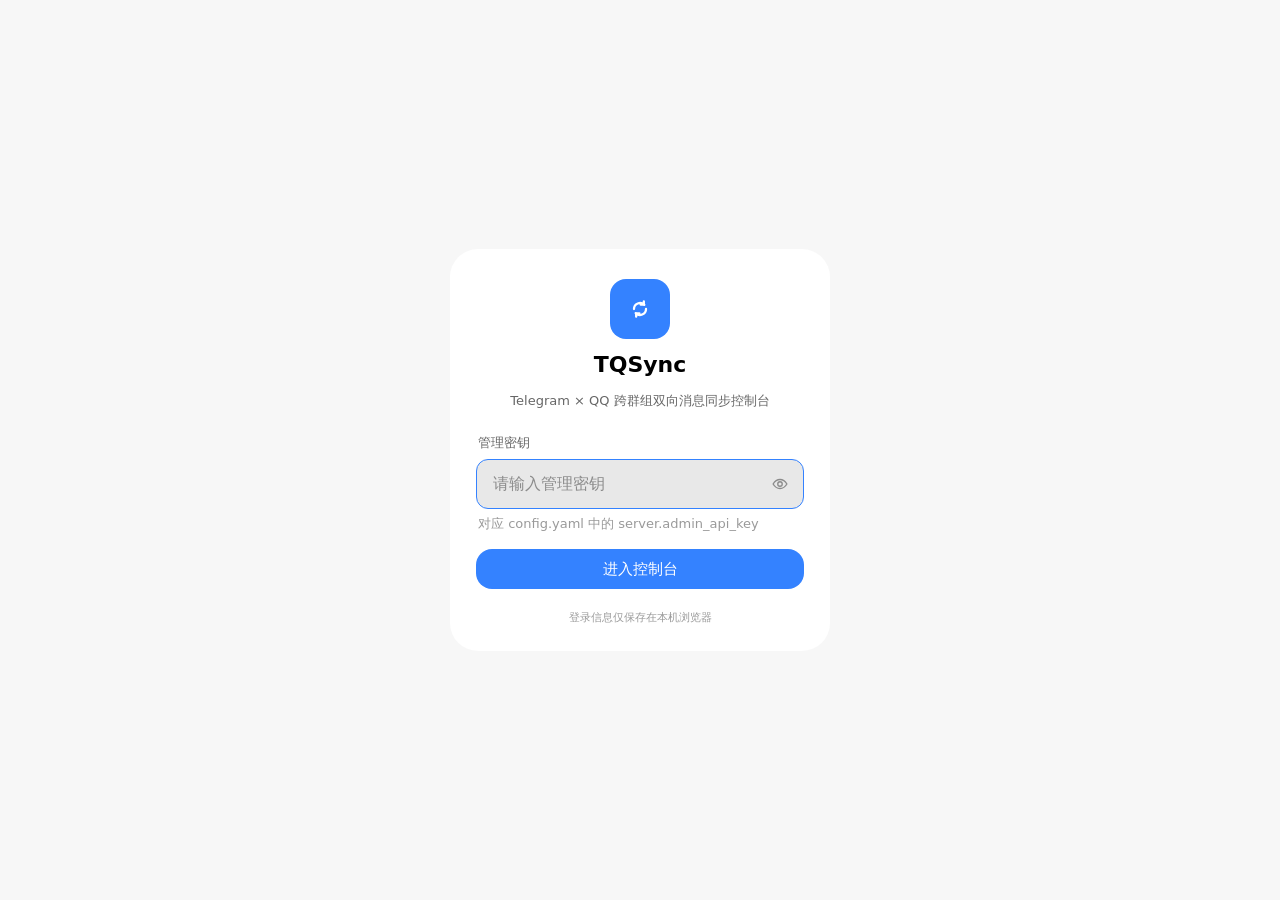
<file: web/index.html>
<!DOCTYPE html>
<html lang="zh-CN" data-theme="light">
<head>
  <meta charset="UTF-8">
  <meta name="viewport" content="width=device-width, initial-scale=1, viewport-fit=cover">
  <meta name="robots" content="noindex, nofollow">
  <meta name="color-scheme" content="light dark">
  <meta name="theme-color" content="#f5f5f7" media="(prefers-color-scheme: light)">
  <meta name="theme-color" content="#000000" media="(prefers-color-scheme: dark)">
  <meta name="apple-mobile-web-app-capable" content="yes">
  <meta name="mobile-web-app-capable" content="yes">
  <meta name="apple-mobile-web-app-status-bar-style" content="default">
  <meta name="format-detection" content="telephone=no">
  <title>TQSync 控制台</title>
  <link rel="icon" href="favicon.ico" type="image/x-icon">
  <link rel="stylesheet" href="assets/miuix.css">
  <link rel="stylesheet" href="assets/app.css">
</head>
<body>
  <noscript>
    <div class="boot-noscript">TQSync 控制台需要启用 JavaScript。</div>
  </noscript>

  <!-- 启动占位：JS 解析前立即显示，避免白屏 -->
  <div id="boot" class="boot" aria-hidden="true">
    <div class="boot-logo">
      <svg viewBox="0 0 48 48" width="56" height="56" fill="none" aria-hidden="true">
        <rect x="2" y="2" width="44" height="44" rx="14" fill="#3482FF"/>
        <path d="M15.5 24a8.5 8.5 0 0 1 14.6-5.9M32.5 24a8.5 8.5 0 0 1-14.6 5.9" stroke="#fff" stroke-width="2.6" stroke-linecap="round"/>
        <path d="M29.4 13.2v4.6h-4.6M18.6 34.8v-4.6h4.6" stroke="#fff" stroke-width="2.6" stroke-linecap="round" stroke-linejoin="round"/>
      </svg>
    </div>
    <div class="boot-name">TQSync</div>
    <div class="boot-spinner" aria-label="正在加载"><span></span></div>
  </div>

  <!-- 登录页（由 app.js 填充） -->
  <div id="login-root" class="login-root" hidden></div>

  <!-- 主应用外壳（由 app.js 填充） -->
  <div id="app-root" class="app-root" hidden></div>

  <!-- 浮层容器：对话框、动作面板、提示条 -->
  <div id="overlay-root" class="overlay-root"></div>
  <div id="toast-root" class="toast-root" role="status" aria-live="polite"></div>

  <script type="module" src="js/app.js"></script>
</body>
</html>
</file>
<file: web/assets/miuix.css>
/* ══════════════════════════════════════════════════════════════════════════
   Miuix for Web — HyperOS / MIUI 设计语言 Web 实现
   零依赖 · 移动优先 · 明暗双主题
   ------------------------------------------------------------------------
   设计参考：Miuix (compose-miuix-ui) —— 小米 HyperOS 风格 Compose 组件库，
   本项目把其视觉语言（大圆角卡片、分组列表、胶囊开关、模糊导航、弹簧动效）
   移植为纯 CSS，供 TQSync 控制台使用。
   ══════════════════════════════════════════════════════════════════════════ */

/* ── Design tokens ─────────────────────────────────────────────────────── */
:root {
  /* 字体：优先小米 MiSans，逐级回退系统中文字体 */
  --mi-font: "MiSans", "HarmonyOS Sans SC", "PingFang SC", "Microsoft YaHei UI",
    "Microsoft YaHei", system-ui, -apple-system, "Segoe UI", Roboto, sans-serif;
  --mi-font-mono: "JetBrains Mono", "SFMono-Regular", "Cascadia Code", Consolas,
    "Liberation Mono", monospace;

  /* 圆角：对齐 Miuix 官方规格（Card/Button 16dp，输入框 12dp，弹窗 28dp） */
  --mi-radius-xs: 8px;
  --mi-radius-sm: 12px;
  --mi-radius-md: 16px;
  --mi-radius-lg: 16px;
  --mi-radius-xl: 20px;
  --mi-radius-2xl: 28px;
  --mi-radius-pill: 999px;

  /* 间距 */
  --mi-gap-1: 4px;
  --mi-gap-2: 8px;
  --mi-gap-3: 12px;
  --mi-gap-4: 16px;
  --mi-gap-5: 20px;
  --mi-gap-6: 24px;
  --mi-gap-8: 32px;
  --mi-page-x: 16px;

  /* 动效 */
  --mi-ease-standard: cubic-bezier(0.2, 0.9, 0.25, 1);
  --mi-ease-decelerate: cubic-bezier(0.05, 0.7, 0.1, 1);
  --mi-ease-spring: cubic-bezier(0.34, 1.42, 0.64, 1);
  --mi-dur-fast: 130ms;
  --mi-dur-base: 220ms;
  --mi-dur-slow: 320ms;

  /* 字号 */
  --mi-text-large-title: 28px;
  --mi-text-title: 20px;
  --mi-text-body: 16px;
  /* 字号用 --mi-text-size-*，颜色用 --mi-text-*，两者不要同名 */
  --mi-text-size-secondary: 14px;
  --mi-text-caption: 13px;
  --mi-text-micro: 11px;

  /* 层级 */
  --mi-z-appbar: 60;
  --mi-z-tabbar: 60;
  --mi-z-scrim: 1000;
  --mi-z-sheet: 1001;
  --mi-z-dialog: 1010;
  --mi-z-toast: 1100;

  color-scheme: light;
}

:root,
:root[data-theme="light"] {
  /* 以下色值全部取自 Miuix 官方 lightColorScheme() 默认值 */
  --mi-bg: #f7f7f7;                 /* background / surface */
  --mi-bg-elevated: #ffffff;
  --mi-surface: #ffffff;            /* surfaceContainer：卡片 */
  --mi-surface-translucent: rgba(247, 247, 247, 0.86);
  --mi-surface-sunken: #f2f2f2;
  --mi-surface-high: #e8e8e8;       /* surfaceContainerHigh / 输入框底色 */
  --mi-surface-pressed: rgba(0, 0, 0, 0.05);
  --mi-fill: #e8e8e8;
  --mi-fill-strong: #dcdcdc;

  --mi-text: #000000;               /* onSurface */
  --mi-text-secondary: rgba(0, 0, 0, 0.6);   /* onSurfaceVariantSummary */
  --mi-text-tertiary: rgba(0, 0, 0, 0.4);    /* onSurfaceVariantActions */
  --mi-text-inverse: #ffffff;

  --mi-separator: #e0e0e0;          /* dividerLine */
  --mi-separator-strong: #d9d9d9;   /* outline */
  --mi-border: #d9d9d9;

  --mi-accent: #3482ff;             /* primary */
  --mi-accent-hover: #2a70e6;
  --mi-accent-soft: #eaf2ff;        /* tertiaryContainer */
  --mi-accent-soft-strong: #d9e7ff;
  --mi-on-accent: #ffffff;

  --mi-success: #1a8f45;
  --mi-success-soft: #eaf6ee;
  --mi-warning: #b26a00;
  --mi-warning-soft: #fdf3e2;
  --mi-danger: #e94634;             /* error */
  --mi-danger-soft: #fdf6f4;        /* errorContainer */
  --mi-info: #3482ff;
  --mi-info-soft: #eaf2ff;

  --mi-section-title: #8c93b0;      /* onBackgroundVariant：分区标题 */
  --mi-nav-unselected: rgba(0, 0, 0, 0.4);
  --mi-btn-neutral: #f0f0f0;        /* secondaryVariant：默认（灰）按钮 */
  --mi-btn-neutral-text: #303030;   /* onSecondaryVariant */
  --mi-switch-off: #e6e6e6;

  /* 官方卡片无投影，仅弹层使用阴影 */
  --mi-shadow-1: none;
  --mi-shadow-2: 0 4px 18px rgba(0, 0, 0, 0.08);
  --mi-shadow-3: 0 12px 40px rgba(0, 0, 0, 0.16);
  --mi-elevation: 0 8px 32px rgba(0, 0, 0, 0.14);

  --mi-blur-bg: rgba(247, 247, 247, 0.86);
  --mi-scrim: rgba(0, 0, 0, 0.3);
  --mi-log-bg: #1f1f1f;
  --mi-scrollbar: rgba(0, 0, 0, 0.18);

  /* Toast 提示 */
  --mi-toast-bg: rgba(38, 38, 38, 0.94);
  --mi-toast-bg-success: rgba(28, 150, 70, 0.95);
  --mi-toast-bg-error: rgba(212, 44, 35, 0.95);
  --mi-toast-bg-warning: rgba(196, 130, 20, 0.96);
  --mi-toast-text: #ffffff;
}

:root[data-theme="dark"] {
  color-scheme: dark;
  /* 以下色值全部取自 Miuix 官方 darkColorScheme() 默认值 */
  --mi-bg: #000000;                 /* surface */
  --mi-bg-elevated: #242424;
  --mi-surface: #242424;            /* surfaceContainer：卡片 */
  --mi-surface-translucent: rgba(0, 0, 0, 0.86);
  --mi-surface-sunken: #1a1a1a;
  --mi-surface-high: #2d2d2d;       /* surfaceContainerHighest */
  --mi-surface-pressed: rgba(255, 255, 255, 0.06);
  --mi-fill: #2d2d2d;
  --mi-fill-strong: #393939;

  --mi-text: #f2f2f2;               /* onSurface */
  --mi-text-secondary: rgba(255, 255, 255, 0.72);
  --mi-text-tertiary: rgba(255, 255, 255, 0.45);
  --mi-text-inverse: #000000;

  --mi-separator: #393939;          /* dividerLine */
  --mi-separator-strong: #404040;   /* outline */
  --mi-border: #404040;

  --mi-accent: #277af7;             /* primary（暗色） */
  --mi-accent-hover: #3d89ff;
  --mi-accent-soft: #2b3b54;        /* tertiaryContainer */
  --mi-accent-soft-strong: #34496a;
  --mi-on-accent: #ffffff;

  --mi-success: #3fb950;
  --mi-success-soft: rgba(63, 185, 80, 0.16);
  --mi-warning: #d29922;
  --mi-warning-soft: rgba(210, 153, 34, 0.16);
  --mi-danger: #f12522;             /* error */
  --mi-danger-soft: #2e0603;        /* errorContainer */
  --mi-info: #277af7;
  --mi-info-soft: #2b3b54;

  --mi-section-title: #787e96;      /* onBackgroundVariant */
  --mi-nav-unselected: rgba(255, 255, 255, 0.4);
  --mi-btn-neutral: #434343;        /* secondaryVariant */
  --mi-btn-neutral-text: #d9d9d9;   /* onSecondaryVariant */
  --mi-switch-off: #434343;

  --mi-shadow-1: none;
  --mi-shadow-2: 0 4px 18px rgba(0, 0, 0, 0.5);
  --mi-shadow-3: 0 16px 48px rgba(0, 0, 0, 0.65);
  --mi-elevation: 0 12px 40px rgba(0, 0, 0, 0.6);

  --mi-blur-bg: rgba(0, 0, 0, 0.86);
  --mi-scrim: rgba(0, 0, 0, 0.6);
  --mi-log-bg: #0f0f0f;
  --mi-scrollbar: rgba(255, 255, 255, 0.18);

  /* Toast 提示 */
  --mi-toast-bg: rgba(44, 44, 44, 0.96);
  --mi-toast-bg-success: rgba(38, 166, 91, 0.95);
  --mi-toast-bg-error: rgba(226, 61, 52, 0.95);
  --mi-toast-bg-warning: rgba(210, 153, 34, 0.96);
  --mi-toast-text: #f2f2f2;
}

/* ── Base / reset ─────────────────────────────────────────────────────── */
*,
*::before,
*::after {
  box-sizing: border-box;
}

html {
  -webkit-text-size-adjust: 100%;
  text-size-adjust: 100%;
  height: 100%;
}

body {
  margin: 0;
  min-height: 100%;
  background: var(--mi-bg);
  color: var(--mi-text);
  font-family: var(--mi-font);
  font-size: var(--mi-text-body);
  line-height: 1.45;
  -webkit-font-smoothing: antialiased;
  -moz-osx-font-smoothing: grayscale;
  text-rendering: optimizeLegibility;
  -webkit-tap-highlight-color: transparent;
  overscroll-behavior-y: none;
}

h1, h2, h3, h4, p, figure {
  margin: 0;
}

button,
input,
textarea,
select {
  font: inherit;
  color: inherit;
  margin: 0;
}

button {
  border: 0;
  background: none;
  padding: 0;
  cursor: pointer;
  -webkit-tap-highlight-color: transparent;
}

a {
  color: var(--mi-accent);
  text-decoration: none;
}

ul, ol {
  margin: 0;
  padding: 0;
  list-style: none;
}

img, svg {
  display: block;
  max-width: 100%;
}

::selection {
  background: var(--mi-accent-soft-strong);
}

:focus-visible {
  outline: 2px solid var(--mi-accent);
  outline-offset: 2px;
  border-radius: 6px;
}

/* 细滚动条（桌面端） */
@media (pointer: fine) {
  * {
    scrollbar-width: thin;
    scrollbar-color: var(--mi-scrollbar) transparent;
  }
  *::-webkit-scrollbar {
    width: 8px;
    height: 8px;
  }
  *::-webkit-scrollbar-thumb {
    background: var(--mi-scrollbar);
    border-radius: 999px;
    border: 2px solid transparent;
    background-clip: content-box;
  }
  *::-webkit-scrollbar-track {
    background: transparent;
  }
}

[hidden] {
  display: none !important;
}

.mi-icon {
  flex: none;
  display: block;
  color: inherit;
}

/* ── 排版工具 ───────────────────────────────────────────────────────── */
.mi-section-title {
  margin: 20px var(--mi-page-x) 8px;
  font-size: 15px;
  font-weight: 400;
  letter-spacing: 0;
  color: var(--mi-section-title);
  display: flex;
  align-items: center;
  gap: 6px;
}

.mi-section-title:first-child {
  margin-top: 12px;
}

.mi-group__header {
  margin: 12px 0 8px var(--mi-page-x);
  font-size: 15px;
  font-weight: 400;
  color: var(--mi-section-title);
}

.mi-group__footer {
  margin: 8px var(--mi-page-x) 0;
  font-size: var(--mi-text-caption);
  line-height: 1.5;
  color: var(--mi-text-secondary);
}

.mi-title {
  font-size: var(--mi-text-title);
  font-weight: 700;
  letter-spacing: -0.01em;
}

.mi-text-secondary {
  color: var(--mi-text-secondary);
}

.mi-text-tertiary {
  color: var(--mi-text-tertiary);
}

.mi-text-sm {
  font-size: var(--mi-text-size-secondary);
}

.mi-text-xs {
  font-size: var(--mi-text-caption);
}

.mi-mono {
  font-family: var(--mi-font-mono);
  font-variant-numeric: tabular-nums;
}

.mi-num {
  font-variant-numeric: tabular-nums;
}

/* 布局工具 */
.mi-stack {
  display: flex;
  flex-direction: column;
  gap: var(--mi-gap-3);
}

.mi-hstack {
  display: flex;
  align-items: center;
  gap: var(--mi-gap-2);
}

.mi-between {
  display: flex;
  align-items: center;
  justify-content: space-between;
  gap: var(--mi-gap-3);
}

.mi-grow {
  flex: 1 1 auto;
  min-width: 0;
}

.mi-wrap {
  flex-wrap: wrap;
}

.mi-divider {
  height: 1px;
  background: var(--mi-separator);
  border: 0;
  margin: 12px 0;
}

/* ── 卡片（对齐 Miuix Card：16dp 圆角、无投影、surfaceContainer 底色） ── */
.mi-card {
  position: relative;
  background: var(--mi-surface);
  border-radius: var(--mi-radius-md);
  box-shadow: none;
  overflow: hidden;
}

.mi-card--padded {
  padding: 16px;
}

.mi-card--plain {
  background: var(--mi-surface-high);
}

.mi-card--outlined {
  border: 1px solid var(--mi-border);
}

.mi-card--accent {
  background: var(--mi-accent);
  color: var(--mi-on-accent);
}

.mi-card--tappable {
  cursor: pointer;
  transition: background-color var(--mi-dur-fast) linear;
}

.mi-card--tappable:active {
  background: var(--mi-surface-pressed);
}

/* 分组卡片：圆角容器 + 组内列表行（官方分组列表无行间分隔线） */
.mi-group {
  margin: 0 var(--mi-page-x) 14px;
  background: var(--mi-surface);
  border-radius: var(--mi-radius-md);
  box-shadow: none;
  overflow: hidden;
}

.mi-group--flat {
  background: var(--mi-surface-high);
}

/* ── 列表行（Miuix BasicComponent） ────────────────────────────────── */
.mi-row {
  position: relative;
  display: flex;
  align-items: center;
  gap: 12px;
  width: 100%;
  min-height: 58px;
  padding: 13px 16px;
  text-align: left;
  color: var(--mi-text);
  background: transparent;
  -webkit-tap-highlight-color: transparent;
  transition: background-color var(--mi-dur-fast) linear;
}

.mi-row--tappable {
  cursor: pointer;
}

.mi-row--tappable:active {
  background: var(--mi-surface-pressed);
}

.mi-row--comfortable {
  min-height: 66px;
  padding: 15px 16px;
}

.mi-row--compact {
  min-height: 46px;
  padding: 8px 16px;
}

.mi-row--top {
  align-items: flex-start;
}

/* 官方列表行图标：无底色纯线条图标 */
.mi-row__icon {
  flex: none;
  width: 26px;
  height: 26px;
  display: flex;
  align-items: center;
  justify-content: center;
  background: transparent;
  color: var(--mi-text);
}

.mi-row__icon--plain {
  width: 24px;
  height: 24px;
  color: var(--mi-text-secondary);
}

.mi-row__icon--success,
.mi-row__icon--warning,
.mi-row__icon--danger,
.mi-row__icon--neutral {
  background: transparent;
}

.mi-row__icon--danger {
  color: var(--mi-danger);
}

.mi-row__icon--neutral {
  color: var(--mi-text-secondary);
}

.mi-row__content {
  flex: 1 1 auto;
  min-width: 0;
  display: flex;
  flex-direction: column;
  gap: 3px;
}

.mi-row__title {
  font-size: 16px;
  font-weight: 400;
  line-height: 1.35;
  color: var(--mi-text);
  overflow: hidden;
  text-overflow: ellipsis;
}

.mi-row__title--strong {
  font-weight: 500;
}

.mi-row__subtitle {
  font-size: 13px;
  line-height: 1.45;
  color: var(--mi-text-secondary);
  overflow-wrap: anywhere;
}

.mi-row__value {
  flex: none;
  max-width: 45%;
  font-size: 15px;
  color: var(--mi-text-secondary);
  text-align: right;
  white-space: nowrap;
  overflow: hidden;
  text-overflow: ellipsis;
  font-variant-numeric: tabular-nums;
}

.mi-row__trailing {
  flex: none;
  display: flex;
  align-items: center;
  gap: 8px;
  color: var(--mi-text-tertiary);
}

.mi-row__chevron {
  flex: none;
  color: var(--mi-text-tertiary);
  opacity: 0.9;
}

.mi-row--danger .mi-row__title {
  color: var(--mi-danger);
}

/* ── 按钮（对齐 Miuix Button：16dp 圆角、40dp 高、无投影） ──────────── */
.mi-btn {
  position: relative;
  display: inline-flex;
  align-items: center;
  justify-content: center;
  gap: 7px;
  height: 40px;
  padding: 0 16px;
  border-radius: var(--mi-radius-md);
  font-size: 15px;
  font-weight: 500;
  line-height: 1;
  white-space: nowrap;
  overflow: hidden;
  user-select: none;
  transition: background-color var(--mi-dur-fast) linear, opacity var(--mi-dur-fast) linear;
}

.mi-btn:active:not(:disabled) {
  opacity: 0.72;
}

.mi-btn:disabled {
  opacity: 0.4;
  cursor: default;
}

.mi-btn--filled {
  background: var(--mi-accent);
  color: var(--mi-on-accent);
}

.mi-btn--tonal {
  background: var(--mi-btn-neutral);
  color: var(--mi-btn-neutral-text);
}

.mi-btn--outlined {
  border: 1px solid var(--mi-border);
  background: transparent;
  color: var(--mi-text);
}

.mi-btn--text {
  background: transparent;
  color: var(--mi-accent);
  padding: 0 12px;
}

.mi-btn--danger {
  background: var(--mi-danger);
  color: #fff;
}

.mi-btn--neutral {
  background: var(--mi-btn-neutral);
  color: var(--mi-btn-neutral-text);
}

.mi-btn--sm {
  height: 34px;
  padding: 0 14px;
  font-size: 13.5px;
  border-radius: var(--mi-radius-sm);
}

.mi-btn--block {
  display: flex;
  width: 100%;
}

.mi-btn--icon {
  width: 44px;
  height: 44px;
  padding: 0;
  border-radius: 50%;
  background: transparent;
  color: var(--mi-text-secondary);
}

.mi-btn--icon:hover {
  background: var(--mi-surface-pressed);
}

.mi-btn__spinner {
  width: 16px;
  height: 16px;
  border-radius: 50%;
  border: 2px solid currentColor;
  border-top-color: transparent;
  animation: mi-spin 0.7s linear infinite;
  flex: none;
}

/* 按钮内水波纹 */
.mi-ripple {
  position: absolute;
  border-radius: 50%;
  transform: scale(0);
  background: currentColor;
  opacity: 0.16;
  pointer-events: none;
  animation: mi-ripple 520ms var(--mi-ease-standard) forwards;
}

@keyframes mi-ripple {
  to {
    transform: scale(1);
    opacity: 0;
  }
}

/* ── 开关（对齐 Miuix Switch：51×31，关闭态浅灰，开启态主色） ──────── */
.mi-switch {
  position: relative;
  flex: none;
  display: inline-flex;
  align-items: center;
  width: 51px;
  height: 31px;
  padding: 0;
  border-radius: var(--mi-radius-pill);
  background: var(--mi-switch-off);
  transition: background-color var(--mi-dur-base) var(--mi-ease-standard);
  -webkit-tap-highlight-color: transparent;
}

.mi-switch__thumb {
  position: absolute;
  left: 2px;
  top: 2px;
  width: 27px;
  height: 27px;
  border-radius: 50%;
  background: #ffffff;
  box-shadow: 0 1px 3px rgba(0, 0, 0, 0.18);
  transition: transform var(--mi-dur-base) var(--mi-ease-standard);
}

.mi-switch[data-checked="true"] {
  background: var(--mi-accent);
}

.mi-switch[data-checked="true"] .mi-switch__thumb {
  transform: translateX(20px);
}

.mi-switch:disabled {
  opacity: 0.4;
  cursor: default;
}

/* ── 输入框 ─────────────────────────────────────────────────────────── */
.mi-field {
  display: flex;
  flex-direction: column;
  gap: 6px;
  width: 100%;
}

.mi-field__label {
  font-size: var(--mi-text-caption);
  font-weight: 400;
  color: var(--mi-text-secondary);
  padding-left: 2px;
}

.mi-field__box {
  display: flex;
  align-items: center;
  gap: 8px;
  min-height: 46px;
  padding: 0 14px;
  background: var(--mi-fill);
  border-radius: var(--mi-radius-sm);
  border: 1.5px solid transparent;
  transition: border-color var(--mi-dur-fast) linear;
}

.mi-field__box:focus-within {
  border-color: var(--mi-accent);
}

.mi-field--error .mi-field__box {
  border-color: var(--mi-danger);
}

.mi-field__input {
  flex: 1 1 auto;
  min-width: 0;
  height: 44px;
  border: 0;
  background: transparent;
  outline: none;
  font-size: 15.5px;
  color: var(--mi-text);
}

.mi-field__input::placeholder {
  color: var(--mi-text-tertiary);
}

textarea.mi-field__input {
  height: auto;
  min-height: 88px;
  padding: 12px 0;
  resize: vertical;
  line-height: 1.5;
}

.mi-field__support {
  font-size: var(--mi-text-caption);
  color: var(--mi-text-tertiary);
  padding-left: 2px;
  line-height: 1.4;
}

.mi-field__support--error {
  color: var(--mi-danger);
}

.mi-field__trailing {
  flex: none;
  display: flex;
  align-items: center;
  color: var(--mi-text-tertiary);
}

/* 搜索栏 */
.mi-search {
  display: flex;
  align-items: center;
  gap: 8px;
  height: 44px;
  padding: 0 12px;
  border-radius: var(--mi-radius-sm);
  background: var(--mi-fill);
  color: var(--mi-text-secondary);
  transition: background-color var(--mi-dur-fast) linear;
}

.mi-search:focus-within {
  background: var(--mi-surface);
  box-shadow: 0 0 0 1.5px var(--mi-accent) inset;
}

.mi-search__input {
  flex: 1;
  min-width: 0;
  border: 0;
  background: transparent;
  outline: none;
  font-size: 15px;
  color: var(--mi-text);
}

.mi-search__input::placeholder {
  color: var(--mi-text-tertiary);
}

/* ── 分段控件 ───────────────────────────────────────────────────────── */
.mi-segmented {
  position: relative;
  display: flex;
  padding: 3px;
  border-radius: var(--mi-radius-sm);
  background: var(--mi-fill);
  isolation: isolate;
}

.mi-segmented__thumb {
  position: absolute;
  z-index: -1;
  top: 3px;
  bottom: 3px;
  left: 3px;
  width: calc((100% - 6px) / var(--seg-n, 2));
  border-radius: calc(var(--mi-radius-sm) - 3px);
  background: var(--mi-surface);
  box-shadow: var(--mi-shadow-1);
  transform: translateX(calc(var(--seg-i, 0) * 100%));
  transition: transform var(--mi-dur-base) var(--mi-ease-standard),
    width var(--mi-dur-base) var(--mi-ease-standard);
}

.mi-segmented__item {
  flex: 1 1 0;
  min-width: 0;
  display: flex;
  align-items: center;
  justify-content: center;
  gap: 5px;
  height: 40px;
  padding: 0 8px;
  border-radius: calc(var(--mi-radius-sm) - 3px);
  font-size: 13.5px;
  font-weight: 500;
  color: var(--mi-text-secondary);
  white-space: nowrap;
  overflow: hidden;
  text-overflow: ellipsis;
  transition: color var(--mi-dur-fast) linear;
}

.mi-segmented__item[aria-selected="true"] {
  color: var(--mi-text);
  font-weight: 600;
}

/* ── 滑块 ───────────────────────────────────────────────────────────── */
.mi-slider-row {
  display: flex;
  flex-direction: column;
  gap: 4px;
  padding: 12px 16px;
}

.mi-slider-row__head {
  display: flex;
  align-items: center;
  justify-content: space-between;
  gap: 12px;
}

.mi-slider-row__value {
  font-size: 14px;
  font-weight: 600;
  color: var(--mi-accent);
  font-variant-numeric: tabular-nums;
}

.mi-slider {
  -webkit-appearance: none;
  appearance: none;
  width: 100%;
  height: 30px;
  background: transparent;
  cursor: pointer;
}

.mi-slider::-webkit-slider-runnable-track {
  height: 5px;
  border-radius: 999px;
  background: linear-gradient(
    to right,
    var(--mi-accent) 0%,
    var(--mi-accent) var(--mi-slider-pct, 50%),
    var(--mi-fill-strong) var(--mi-slider-pct, 50%),
    var(--mi-fill-strong) 100%
  );
}

.mi-slider::-webkit-slider-thumb {
  -webkit-appearance: none;
  appearance: none;
  width: 22px;
  height: 22px;
  margin-top: -8.5px;
  border-radius: 50%;
  background: #fff;
  border: 0.5px solid rgba(0, 0, 0, 0.06);
  box-shadow: 0 2px 6px rgba(0, 0, 0, 0.22);
  transition: transform var(--mi-dur-fast) var(--mi-ease-standard);
}

.mi-slider:active::-webkit-slider-thumb {
  transform: scale(1.14);
}

.mi-slider::-moz-range-track {
  height: 5px;
  border-radius: 999px;
  background: var(--mi-fill-strong);
}

.mi-slider::-moz-range-progress {
  height: 5px;
  border-radius: 999px;
  background: var(--mi-accent);
}

.mi-slider::-moz-range-thumb {
  width: 22px;
  height: 22px;
  border: 0;
  border-radius: 50%;
  background: #fff;
  box-shadow: 0 2px 6px rgba(0, 0, 0, 0.22);
}

/* ── 选择器（原生 select 外观化） ──────────────────────────────────── */
.mi-select {
  -webkit-appearance: none;
  appearance: none;
  height: 44px;
  padding: 0 34px 0 12px;
  border: 0;
  border-radius: var(--mi-radius-sm);
  background: var(--mi-fill);
  color: var(--mi-text);
  font-size: 14.5px;
  outline: none;
  cursor: pointer;
  background-image: linear-gradient(45deg, transparent 50%, currentColor 50%),
    linear-gradient(135deg, currentColor 50%, transparent 50%);
  background-position: calc(100% - 17px) calc(50% - 2.5px), calc(100% - 12px) calc(50% - 2.5px);
  background-size: 5px 5px, 5px 5px;
  background-repeat: no-repeat;
}

/* ── 标签 / 徽标 ────────────────────────────────────────────────────── */
.mi-chip {
  display: inline-flex;
  align-items: center;
  gap: 5px;
  max-width: 100%;
  height: 30px;
  padding: 0 11px;
  border-radius: var(--mi-radius-pill);
  background: var(--mi-fill);
  color: var(--mi-text);
  font-size: 13px;
  white-space: nowrap;
  overflow: hidden;
  text-overflow: ellipsis;
}

.mi-chip--accent {
  background: var(--mi-accent-soft);
  color: var(--mi-accent);
}

.mi-chip--success {
  background: var(--mi-success-soft);
  color: var(--mi-success);
}

.mi-chip--danger {
  background: var(--mi-danger-soft);
  color: var(--mi-danger);
}

.mi-chip--warning {
  background: var(--mi-warning-soft);
  color: var(--mi-warning);
}

.mi-chip__remove {
  display: flex;
  align-items: center;
  justify-content: center;
  width: 18px;
  height: 18px;
  margin-right: -4px;
  border-radius: 50%;
  color: inherit;
  opacity: 0.7;
}

.mi-chip__remove:hover {
  opacity: 1;
  background: rgba(0, 0, 0, 0.08);
}

.mi-badge {
  display: inline-flex;
  align-items: center;
  gap: 4px;
  height: 20px;
  padding: 0;
  border-radius: 0;
  font-size: 12.5px;
  font-weight: 400;
  letter-spacing: 0;
  background: transparent;
  color: var(--mi-text-secondary);
  white-space: nowrap;
}

.mi-badge--accent {
  background: transparent;
  color: var(--mi-accent);
}

.mi-badge--success {
  background: transparent;
  color: var(--mi-success);
}

.mi-badge--warning {
  background: transparent;
  color: var(--mi-warning);
}

.mi-badge--danger {
  background: transparent;
  color: var(--mi-danger);
}

.mi-badge--neutral {
  background: transparent;
  color: var(--mi-text-secondary);
}

/* 状态点 */
.mi-dot {
  flex: none;
  width: 8px;
  height: 8px;
  border-radius: 50%;
  background: var(--mi-text-tertiary);
}

.mi-dot--success {
  background: var(--mi-success);
  box-shadow: 0 0 0 0 var(--mi-success-soft);
  animation: mi-pulse 2.4s var(--mi-ease-standard) infinite;
}

.mi-dot--warning {
  background: var(--mi-warning);
}

.mi-dot--danger {
  background: var(--mi-danger);
  animation: mi-pulse-danger 2s var(--mi-ease-standard) infinite;
}

@keyframes mi-pulse {
  0% { box-shadow: 0 0 0 0 rgba(28, 185, 84, 0.4); }
  70% { box-shadow: 0 0 0 7px rgba(28, 185, 84, 0); }
  100% { box-shadow: 0 0 0 0 rgba(28, 185, 84, 0); }
}

@keyframes mi-pulse-danger {
  0% { box-shadow: 0 0 0 0 rgba(240, 40, 30, 0.45); }
  70% { box-shadow: 0 0 0 7px rgba(240, 40, 30, 0); }
  100% { box-shadow: 0 0 0 0 rgba(240, 40, 30, 0); }
}

/* ── 指标卡 ─────────────────────────────────────────────────────────── */
.mi-metrics {
  display: grid;
  grid-template-columns: repeat(2, minmax(0, 1fr));
  gap: 10px;
  margin: 0 var(--mi-page-x) 14px;
}

.mi-metric {
  display: flex;
  flex-direction: column;
  gap: 6px;
  padding: 14px 16px;
  background: var(--mi-surface);
  border-radius: var(--mi-radius-md);
  min-width: 0;
}

.mi-metric__head {
  display: flex;
  align-items: center;
  gap: 7px;
  color: var(--mi-text-secondary);
  font-size: var(--mi-text-caption);
}

.mi-metric__value {
  font-size: 21px;
  font-weight: 600;
  letter-spacing: -0.01em;
  font-variant-numeric: tabular-nums;
  line-height: 1.15;
  overflow: hidden;
  text-overflow: ellipsis;
  white-space: nowrap;
}

.mi-metric__sub {
  font-size: var(--mi-text-caption);
  color: var(--mi-text-secondary);
  overflow: hidden;
  text-overflow: ellipsis;
  white-space: nowrap;
}

.mi-metric--accent .mi-metric__value {
  color: var(--mi-accent);
}

.mi-metric--success .mi-metric__value {
  color: var(--mi-success);
}

.mi-metric--warning .mi-metric__value {
  color: var(--mi-warning);
}

.mi-metric--danger .mi-metric__value {
  color: var(--mi-danger);
}

/* ── 柱状图 ─────────────────────────────────────────────────────────── */
.mi-chart {
  display: flex;
  align-items: flex-end;
  gap: 3px;
  height: 84px;
  padding-top: 6px;
}

.mi-chart__bar {
  flex: 1 1 0;
  min-width: 2px;
  border-radius: 2px;
  background: var(--mi-fill-strong);
  transform-origin: bottom;
  animation: mi-grow 560ms var(--mi-ease-decelerate) backwards;
  transition: background-color var(--mi-dur-fast) linear;
}

.mi-chart__bar--active {
  background: var(--mi-accent);
}

.mi-chart__bar:hover {
  background: var(--mi-accent);
}

@keyframes mi-grow {
  from {
    transform: scaleY(0.08);
    opacity: 0.4;
  }
  to {
    transform: scaleY(1);
    opacity: 1;
  }
}

.mi-chart__axis {
  display: flex;
  justify-content: space-between;
  margin-top: 6px;
  font-size: var(--mi-text-micro);
  color: var(--mi-text-tertiary);
  font-variant-numeric: tabular-nums;
}

/* ── 加载骨架 ───────────────────────────────────────────────────────── */
.mi-skeleton {
  position: relative;
  overflow: hidden;
  background: var(--mi-fill);
  border-radius: var(--mi-radius-sm);
  height: 14px;
  color: transparent;
}

.mi-skeleton::after {
  content: "";
  position: absolute;
  inset: 0;
  transform: translateX(-100%);
  background: linear-gradient(90deg, transparent, rgba(255, 255, 255, 0.32), transparent);
  animation: mi-shimmer 1.4s ease-in-out infinite;
}

:root[data-theme="dark"] .mi-skeleton::after {
  background: linear-gradient(90deg, transparent, rgba(255, 255, 255, 0.07), transparent);
}

.mi-skeleton--card {
  height: 92px;
  border-radius: var(--mi-radius-lg);
}

.mi-skeleton--row {
  height: 56px;
  border-radius: 0;
}

@keyframes mi-shimmer {
  100% {
    transform: translateX(100%);
  }
}

.mi-skeleton-group {
  margin: 0 var(--mi-page-x) 14px;
  background: var(--mi-surface);
  border-radius: var(--mi-radius-lg);
  overflow: hidden;
  padding: 8px 16px;
  display: flex;
  flex-direction: column;
  gap: 14px;
}

/* ── 加载圈 ─────────────────────────────────────────────────────────── */
.mi-spinner {
  width: 22px;
  height: 22px;
  border-radius: 50%;
  border: 2.4px solid var(--mi-fill-strong);
  border-top-color: var(--mi-accent);
  animation: mi-spin 0.72s linear infinite;
}

.mi-spinner--sm {
  width: 16px;
  height: 16px;
  border-width: 2px;
}

.mi-spinner--lg {
  width: 32px;
  height: 32px;
  border-width: 3px;
}

@keyframes mi-spin {
  to {
    transform: rotate(360deg);
  }
}

.mi-loading-block {
  display: flex;
  flex-direction: column;
  align-items: center;
  justify-content: center;
  gap: 12px;
  padding: 56px 16px;
  color: var(--mi-text-tertiary);
  font-size: var(--mi-text-size-secondary);
}

/* ── 空状态 ─────────────────────────────────────────────────────────── */
.mi-empty {
  display: flex;
  flex-direction: column;
  align-items: center;
  justify-content: center;
  gap: 8px;
  padding: 48px 24px;
  text-align: center;
}

.mi-empty__icon {
  display: flex;
  align-items: center;
  justify-content: center;
  width: 56px;
  height: 56px;
  margin-bottom: 4px;
  border-radius: var(--mi-radius-md);
  background: var(--mi-fill);
  color: var(--mi-text-tertiary);
}

.mi-empty__title {
  font-size: 16px;
  font-weight: 600;
  color: var(--mi-text);
}

.mi-empty__desc {
  font-size: var(--mi-text-caption);
  color: var(--mi-text-secondary);
  max-width: 280px;
  line-height: 1.5;
}

.mi-empty__action {
  margin-top: 8px;
}

/* ── 进度条 ─────────────────────────────────────────────────────────── */
.mi-progress {
  position: relative;
  height: 5px;
  width: 100%;
  border-radius: 999px;
  background: var(--mi-fill-strong);
  overflow: hidden;
}

.mi-progress__fill {
  height: 100%;
  border-radius: 999px;
  background: var(--mi-accent);
  transition: width var(--mi-dur-slow) var(--mi-ease-standard);
}

.mi-progress__fill--success {
  background: var(--mi-success);
}

.mi-progress__fill--warning {
  background: var(--mi-warning);
}

.mi-progress__fill--danger {
  background: var(--mi-danger);
}

.mi-progress--indeterminate .mi-progress__fill {
  width: 40% !important;
  animation: mi-indeterminate 1.15s var(--mi-ease-standard) infinite;
}

@keyframes mi-indeterminate {
  0% { transform: translateX(-110%); }
  100% { transform: translateX(260%); }
}

/* ── 对话框 ─────────────────────────────────────────────────────────── */
.overlay-root {
  position: fixed;
  inset: 0;
  z-index: var(--mi-z-dialog);
  pointer-events: none;
}

.mi-scrim {
  position: fixed;
  inset: 0;
  background: var(--mi-scrim);
  backdrop-filter: blur(2px);
  -webkit-backdrop-filter: blur(2px);
  opacity: 0;
  transition: opacity var(--mi-dur-base) linear;
  pointer-events: auto;
}

.mi-scrim--show {
  opacity: 1;
}

.mi-dialog-wrap {
  position: fixed;
  inset: 0;
  display: flex;
  align-items: center;
  justify-content: center;
  padding: 22px;
  pointer-events: none;
}

.mi-dialog {
  pointer-events: auto;
  width: min(100%, 400px);
  max-height: calc(100dvh - 88px);
  display: flex;
  flex-direction: column;
  background: var(--mi-surface);
  border-radius: var(--mi-radius-2xl);
  box-shadow: var(--mi-elevation);
  opacity: 0;
  transform: scale(0.94);
  transition: opacity var(--mi-dur-base) var(--mi-ease-standard),
    transform var(--mi-dur-base) var(--mi-ease-standard);
  overflow: hidden;
}

.mi-dialog--show {
  opacity: 1;
  transform: scale(1);
}

.mi-dialog__body {
  padding: 24px 22px 4px;
  overflow-y: auto;
  -webkit-overflow-scrolling: touch;
}

.mi-dialog__title {
  font-size: 18px;
  font-weight: 600;
  letter-spacing: 0;
  text-align: center;
  margin-bottom: 8px;
}

.mi-dialog__message {
  font-size: 14px;
  line-height: 1.55;
  color: var(--mi-text-secondary);
  text-align: center;
}

.mi-dialog__content {
  padding-top: 14px;
  text-align: left;
}

/* 操作按钮：Miuix 弹窗使用文字按钮（主操作主色，次操作灰色） */
.mi-dialog__actions {
  display: flex;
  gap: 8px;
  padding: 16px 18px 18px;
}

.mi-dialog__actions .mi-btn {
  flex: 1 1 0;
  height: 44px;
  padding: 0 12px;
  border-radius: var(--mi-radius-sm);
  background: transparent;
  color: var(--mi-accent);
  font-size: 15px;
  font-weight: 500;
}

.mi-dialog__actions .mi-btn--text {
  color: var(--mi-text-secondary);
}

.mi-dialog__actions .mi-btn--danger {
  color: var(--mi-danger);
}

.mi-dialog__actions .mi-btn:active {
  background: var(--mi-surface-pressed);
  opacity: 1;
}

.mi-dialog__actions--stack {
  flex-direction: column;
}

/* ── 底部动作面板 ──────────────────────────────────────────────────── */
.mi-sheet {
  position: fixed;
  left: 0;
  right: 0;
  bottom: 0;
  z-index: var(--mi-z-sheet);
  pointer-events: auto;
  max-height: 88dvh;
  display: flex;
  flex-direction: column;
  background: var(--mi-surface);
  border-radius: var(--mi-radius-xl) var(--mi-radius-xl) 0 0;
  box-shadow: var(--mi-elevation);
  padding-bottom: env(safe-area-inset-bottom, 0px);
  transform: translateY(102%);
  transition: transform var(--mi-dur-slow) var(--mi-ease-standard);
  touch-action: none;
}

.mi-sheet--show {
  transform: translateY(0);
}

.mi-sheet--dragging {
  transition: none;
}

.mi-sheet__grabber {
  flex: none;
  display: flex;
  justify-content: center;
  padding: 8px 0 2px;
  cursor: grab;
}

.mi-sheet__grabber::before {
  content: "";
  width: 36px;
  height: 4.5px;
  border-radius: 999px;
  background: var(--mi-separator-strong);
}

.mi-sheet__header {
  flex: none;
  display: flex;
  align-items: center;
  justify-content: space-between;
  gap: 12px;
  padding: 8px 20px 12px;
}

.mi-sheet__title {
  font-size: 17px;
  font-weight: 700;
}

.mi-sheet__body {
  flex: 1 1 auto;
  min-height: 0;
  overflow-y: auto;
  -webkit-overflow-scrolling: touch;
  padding: 0 0 8px;
  touch-action: pan-y;
}

.mi-sheet--wide {
  max-width: 560px;
  margin: 0 auto;
  border-radius: var(--mi-radius-xl) var(--mi-radius-xl) 0 0;
}

.mi-actionsheet {
  padding: 0 12px 12px;
}

.mi-actionsheet__item {
  display: flex;
  align-items: center;
  gap: 12px;
  width: 100%;
  padding: 15px 12px;
  border-radius: var(--mi-radius-sm);
  font-size: 16px;
  color: var(--mi-text);
  text-align: left;
}

.mi-actionsheet__item:active {
  background: var(--mi-surface-pressed);
}

.mi-actionsheet__item--danger {
  color: var(--mi-danger);
}

.mi-actionsheet__sep {
  height: 1px;
  margin: 4px 12px;
  background: var(--mi-separator);
}

/* ── Toast / Snackbar ──────────────────────────────────────────────── */
.toast-root {
  position: fixed;
  left: 50%;
  bottom: calc(88px + env(safe-area-inset-bottom, 0px));
  transform: translateX(-50%);
  z-index: var(--mi-z-toast);
  display: flex;
  flex-direction: column;
  align-items: center;
  gap: 8px;
  width: max-content;
  max-width: min(92vw, 480px);
  pointer-events: none;
}

.mi-toast {
  display: flex;
  align-items: center;
  gap: 9px;
  max-width: 100%;
  padding: 11px 16px;
  border-radius: var(--mi-radius-sm);
  background: var(--mi-toast-bg);
  color: var(--mi-toast-text);
  font-size: 14px;
  font-weight: 400;
  line-height: 1.35;
  box-shadow: var(--mi-shadow-2);
  opacity: 0;
  transform: translateY(12px);
  transition: opacity var(--mi-dur-base) linear, transform var(--mi-dur-slow) var(--mi-ease-standard);
  pointer-events: auto;
  text-align: left;
}

.mi-toast--show {
  opacity: 1;
  transform: translateY(0) scale(1);
}

.mi-toast--success {
  background: var(--mi-toast-bg-success);
}

.mi-toast--error {
  background: var(--mi-toast-bg-error);
}

.mi-toast--warning {
  background: var(--mi-toast-bg-warning);
}

.mi-toast__icon {
  flex: none;
}

/* ── 提示条（内联 alert） ──────────────────────────────────────────── */
.mi-alert {
  display: flex;
  gap: 10px;
  align-items: flex-start;
  padding: 13px 14px;
  margin: 0 var(--mi-page-x) 14px;
  border-radius: var(--mi-radius-md);
  background: var(--mi-info-soft);
  color: var(--mi-text);
  font-size: var(--mi-text-size-secondary);
  line-height: 1.5;
}

.mi-alert--warning {
  background: var(--mi-warning-soft);
}

.mi-alert--danger {
  background: var(--mi-danger-soft);
}

.mi-alert--success {
  background: var(--mi-success-soft);
}

.mi-alert__icon {
  flex: none;
  color: var(--mi-text-secondary);
  margin-top: 1px;
}

.mi-alert--warning .mi-alert__icon {
  color: var(--mi-warning);
}

.mi-alert--danger .mi-alert__icon {
  color: var(--mi-danger);
}

.mi-alert--success .mi-alert__icon {
  color: var(--mi-success);
}

/* ── 键值表 ─────────────────────────────────────────────────────────── */
.mi-kv {
  display: flex;
  flex-direction: column;
  gap: 2px;
  min-width: 0;
}

.mi-kv__k {
  font-size: var(--mi-text-caption);
  color: var(--mi-text-secondary);
}

.mi-kv__v {
  font-size: 15px;
  color: var(--mi-text);
  overflow-wrap: anywhere;
}

/* ── 头像 ───────────────────────────────────────────────────────────── */
.mi-avatar {
  flex: none;
  display: flex;
  align-items: center;
  justify-content: center;
  width: 38px;
  height: 38px;
  border-radius: 50%;
  background: var(--mi-accent-soft);
  color: var(--mi-accent);
  font-size: 15px;
  font-weight: 600;
  user-select: none;
}

.mi-avatar--tg,
.mi-avatar--qq {
  background: var(--mi-fill);
  color: var(--mi-text-secondary);
}

/* ── 日志块 ─────────────────────────────────────────────────────────── */
.mi-logs {
  margin: 0 var(--mi-page-x) 14px;
  border-radius: var(--mi-radius-md);
  background: var(--mi-log-bg);
  overflow: hidden;
  box-shadow: none;
}

.mi-logs__head {
  display: flex;
  align-items: center;
  flex-wrap: nowrap;
  gap: 6px;
  padding: 10px 14px;
  border-bottom: 1px solid rgba(255, 255, 255, 0.08);
  color: rgba(255, 255, 255, 0.62);
  font-size: 11px;
  white-space: nowrap;
}

.mi-logs__body {
  max-height: min(58vh, 520px);
  overflow: auto;
  -webkit-overflow-scrolling: touch;
  padding: 8px 12px 14px;
  font-family: var(--mi-font-mono);
  font-size: 11.5px;
  line-height: 1.62;
  color: #c9d1d9;
  white-space: pre-wrap;
  overflow-wrap: anywhere;
  tab-size: 2;
}

.mi-logs__line {
  display: block;
  padding: 1.5px 0;
}

.mi-logs__line--error {
  color: #ff8b80;
}

.mi-logs__line--warning {
  color: #ffcc80;
}

.mi-logs__line--info {
  color: #9ad4ff;
}

.mi-logs__line--debug {
  color: #8b949e;
}

/* ── 动效工具类 ─────────────────────────────────────────────────────── */
.mi-fade-in {
  animation: mi-fade-in var(--mi-dur-base) var(--mi-ease-standard) both;
}

.mi-slide-up {
  animation: mi-slide-up var(--mi-dur-slow) var(--mi-ease-standard) both;
}

@keyframes mi-fade-in {
  from { opacity: 0; }
  to { opacity: 1; }
}

@keyframes mi-slide-up {
  from { opacity: 0; transform: translateY(12px); }
  to { opacity: 1; transform: translateY(0); }
}

.mi-stagger > * {
  animation: mi-slide-up var(--mi-dur-slow) var(--mi-ease-standard) both;
}

.mi-stagger > *:nth-child(1) { animation-delay: 0ms; }
.mi-stagger > *:nth-child(2) { animation-delay: 30ms; }
.mi-stagger > *:nth-child(3) { animation-delay: 60ms; }
.mi-stagger > *:nth-child(4) { animation-delay: 90ms; }
.mi-stagger > *:nth-child(5) { animation-delay: 120ms; }
.mi-stagger > *:nth-child(6) { animation-delay: 150ms; }

/* ── 无障碍 / 降级 ──────────────────────────────────────────────────── */
@media (prefers-reduced-motion: reduce) {
  *,
  *::before,
  *::after {
    animation-duration: 0.01ms !important;
    animation-iteration-count: 1 !important;
    transition-duration: 0.01ms !important;
    scroll-behavior: auto !important;
  }
}

.mi-sr-only {
  position: absolute;
  width: 1px;
  height: 1px;
  padding: 0;
  margin: -1px;
  overflow: hidden;
  clip: rect(0, 0, 0, 0);
  white-space: nowrap;
  border: 0;
}
</file>
<file: web/assets/app.css>
/* ══════════════════════════════════════════════════════════════════════════
   TQSync 控制台 —— 应用外壳样式（启动页 / 登录 / 导航 / 页面容器）
   依赖 miuix.css 的设计令牌
   ══════════════════════════════════════════════════════════════════════════ */

:root {
  --appbar-h: 56px;
  --tabbar-h: 62px;
  --rail-w: 240px;
  --content-max: 760px;
  --safe-top: env(safe-area-inset-top, 0px);
  --safe-bottom: env(safe-area-inset-bottom, 0px);
}

html,
body {
  height: 100%;
  overflow: hidden; /* 由内部滚动容器负责滚动，保证导航栏稳定 */
}

body {
  background: var(--mi-bg);
}

/* ── 启动占位 ───────────────────────────────────────────────────────── */
.boot {
  position: fixed;
  inset: 0;
  z-index: 50;
  display: flex;
  flex-direction: column;
  align-items: center;
  justify-content: center;
  gap: 14px;
  background: var(--mi-bg);
  transition: opacity 420ms var(--mi-ease-standard), visibility 420ms;
}

.boot--done {
  opacity: 0;
  visibility: hidden;
  pointer-events: none;
}

.boot-logo {
  animation: boot-in 480ms var(--mi-ease-standard) both;
}

.boot-name {
  font-size: 18px;
  font-weight: 600;
  letter-spacing: 0.04em;
  color: var(--mi-text);
  animation: boot-in 480ms 60ms var(--mi-ease-standard) both;
}

.boot-spinner {
  width: 20px;
  height: 20px;
  margin-top: 6px;
  border-radius: 50%;
  border: 2.4px solid var(--mi-fill-strong);
  border-top-color: var(--mi-accent);
  animation: mi-spin 0.72s linear infinite;
}

.boot-noscript {
  padding: 24px;
  font-size: 15px;
  color: var(--mi-text);
}

@keyframes boot-in {
  from {
    opacity: 0;
    transform: scale(0.86) translateY(8px);
  }
  to {
    opacity: 1;
    transform: scale(1) translateY(0);
  }
}

/* ── 登录页 ─────────────────────────────────────────────────────────── */
.login-root {
  position: fixed;
  inset: 0;
  z-index: 40;
  display: flex;
  align-items: center;
  justify-content: center;
  padding: 24px 20px calc(24px + var(--safe-bottom));
  overflow-y: auto;
  background: var(--mi-bg);
}

.login-card {
  position: relative;
  width: min(100%, 380px);
  padding: 30px 26px 24px;
  background: var(--mi-surface);
  border-radius: var(--mi-radius-2xl);
  animation: login-in 320ms var(--mi-ease-standard) both;
}

@keyframes login-in {
  from {
    opacity: 0;
    transform: translateY(10px);
  }
  to {
    opacity: 1;
    transform: translateY(0);
  }
}

.login-brand {
  display: flex;
  flex-direction: column;
  align-items: center;
  gap: 10px;
  margin-bottom: 24px;
}

.login-brand__logo {
  display: flex;
  align-items: center;
  justify-content: center;
  width: 60px;
  height: 60px;
  border-radius: 16px;
  background: var(--mi-accent);
}

.login-brand__name {
  font-size: 22px;
  font-weight: 600;
  letter-spacing: 0;
}

.login-brand__desc {
  font-size: var(--mi-text-caption);
  color: var(--mi-text-secondary);
  text-align: center;
  line-height: 1.5;
}

.login-form {
  display: flex;
  flex-direction: column;
  gap: 16px;
}

.login-error {
  display: flex;
  align-items: flex-start;
  gap: 8px;
  padding: 11px 13px;
  border-radius: var(--mi-radius-sm);
  background: var(--mi-danger-soft);
  color: var(--mi-danger);
  font-size: 13px;
  line-height: 1.4;
  animation: mi-slide-up 220ms var(--mi-ease-standard) both;
}


.login-footer {
  margin-top: 20px;
  text-align: center;
  font-size: var(--mi-text-micro);
  color: var(--mi-text-tertiary);
  line-height: 1.6;
}

.login-footer a {
  color: var(--mi-text-secondary);
}

/* ── 应用框架 ───────────────────────────────────────────────────────── */
.app-root {
  position: fixed;
  inset: 0;
  display: flex;
  background: var(--mi-bg);
}

.app-main {
  position: relative;
  flex: 1 1 auto;
  min-width: 0;
  display: flex;
  flex-direction: column;
  height: 100%;
}

/* 滚动视口 */
.viewport {
  position: relative;
  flex: 1 1 auto;
  min-height: 0;
  overflow-y: auto;
  overflow-x: hidden;
  -webkit-overflow-scrolling: touch;
  overscroll-behavior-y: contain;
  scroll-behavior: smooth;
}


.page {
  position: relative;
  max-width: var(--content-max);
  margin: 0 auto;
  padding: calc(var(--appbar-h) + var(--safe-top) + 8px) 0
    calc(var(--tabbar-h) + var(--safe-bottom) + 28px);
  min-height: 100%;
}

.page--enter {
  animation: page-enter var(--mi-dur-base) var(--mi-ease-standard) both;
}

@keyframes page-enter {
  from {
    opacity: 0;
    transform: translateY(10px);
  }
  to {
    opacity: 1;
    transform: translateY(0);
  }
}


/* ── 顶栏（Miuix TopAppBar） ───────────────────────────────────────── */
.appbar {
  position: absolute;
  top: 0;
  left: 0;
  right: 0;
  z-index: var(--mi-z-appbar);
  padding-top: var(--safe-top);
  pointer-events: none;
}

.appbar__bar {
  position: relative;
  height: var(--appbar-h);
  display: flex;
  align-items: center;
  gap: 6px;
  padding: 0 8px;
  pointer-events: auto;
  background: transparent;
  transition: background-color var(--mi-dur-base) linear,
    box-shadow var(--mi-dur-base) linear, backdrop-filter var(--mi-dur-base) linear;
}

.appbar[data-elevated="true"] .appbar__bar {
  background: var(--mi-blur-bg);
  backdrop-filter: saturate(180%) blur(20px);
  -webkit-backdrop-filter: saturate(180%) blur(20px);
  box-shadow: 0 0.5px 0 var(--mi-separator);
}

.appbar__title {
  flex: 1 1 auto;
  min-width: 0;
  text-align: center;
  font-size: 16px;
  font-weight: 600;
  letter-spacing: 0;
  white-space: nowrap;
  overflow: hidden;
  text-overflow: ellipsis;
  opacity: 0;
  transform: translateY(6px);
  transition: opacity var(--mi-dur-base) linear, transform var(--mi-dur-base) var(--mi-ease-standard);
}

.appbar:not([data-large="true"]) .appbar__title,
.appbar[data-elevated="true"] .appbar__title {
  opacity: 1;
  transform: translateY(0);
}

.appbar__side {
  flex: none;
  display: flex;
  align-items: center;
  gap: 2px;
  min-width: 44px;
}

.appbar__side--right {
  justify-content: flex-end;
}


/* 视口内的大标题（随内容滚动，类似 Miuix LargeTitle） */
.page-hero {
  padding: 10px var(--mi-page-x) 2px;
}

.page-hero__row {
  display: flex;
  align-items: flex-end;
  justify-content: space-between;
  gap: 12px;
}

.page-hero__title {
  font-size: var(--mi-text-large-title);
  font-weight: 600;
  letter-spacing: 0;
  line-height: 1.2;
}

.page-hero__sub {
  margin-top: 4px;
  font-size: var(--mi-text-caption);
  color: var(--mi-text-secondary);
  line-height: 1.45;
}

.page-hero__actions {
  display: flex;
  align-items: center;
  gap: 8px;
  padding-bottom: 4px;
}

/* ── 底部标签栏（对齐 Miuix NavigationBar：无选中胶囊、未选中 40% 透明度） ── */
.tabbar {
  position: relative;
  z-index: var(--mi-z-tabbar);
  flex: none;
  display: flex;
  align-items: stretch;
  height: calc(var(--tabbar-h) + var(--safe-bottom));
  padding-bottom: var(--safe-bottom);
  background: var(--mi-bg);
  border-top: 1px solid var(--mi-separator);
}

.tabbar__item {
  position: relative;
  flex: 1 1 0;
  display: flex;
  flex-direction: column;
  align-items: center;
  justify-content: flex-start;
  gap: 2px;
  padding-top: 8px;
  color: var(--mi-nav-unselected);
  font-size: 11px;
  font-weight: 400;
  transition: color var(--mi-dur-fast) linear;
}

.tabbar__item[aria-current="page"] {
  color: var(--mi-text);
  font-weight: 600;
}

.tabbar__icon {
  position: relative;
  display: flex;
  align-items: center;
  justify-content: center;
  width: 40px;
  height: 25px;
  transition: transform var(--mi-dur-fast) var(--mi-ease-standard);
}

/* 6 个标签时在窄屏上进一步收紧 */
@media (max-width: 360px) {
  .tabbar__item {
    font-size: 10px;
  }

  .tabbar__icon {
    width: 36px;
  }
}

.tabbar__item:active .tabbar__icon {
  transform: scale(0.9);
}


/* ── 侧边导航（平板 / 桌面） ───────────────────────────────────────── */
.rail {
  display: none;
  flex: none;
  flex-direction: column;
  width: var(--rail-w);
  padding: 18px 12px calc(16px + var(--safe-bottom));
  padding-top: calc(18px + var(--safe-top));
  background: var(--mi-bg);
  border-right: 0.5px solid var(--mi-separator);
}

.rail__brand {
  display: flex;
  align-items: center;
  gap: 10px;
  padding: 6px 10px 22px;
}

.rail__logo {
  display: flex;
  align-items: center;
  justify-content: center;
  width: 36px;
  height: 36px;
  border-radius: 12px;
  background: var(--mi-accent);
  flex: none;
}

.rail__brand-name {
  font-size: 16px;
  font-weight: 600;
  letter-spacing: 0;
  line-height: 1.2;
}

.rail__brand-sub {
  font-size: var(--mi-text-micro);
  color: var(--mi-text-secondary);
}

.rail__nav {
  display: flex;
  flex-direction: column;
  gap: 2px;
}

.rail__item {
  display: flex;
  align-items: center;
  gap: 11px;
  height: 44px;
  padding: 0 12px;
  border-radius: var(--mi-radius-sm);
  color: var(--mi-text-secondary);
  font-size: 14.5px;
  font-weight: 400;
  transition: background-color var(--mi-dur-fast) linear, color var(--mi-dur-fast) linear;
}

.rail__item:hover {
  background: var(--mi-surface-pressed);
  color: var(--mi-text);
}

.rail__item[aria-current="page"] {
  background: var(--mi-fill);
  color: var(--mi-text);
  font-weight: 600;
}


.rail__footer {
  margin-top: auto;
  display: flex;
  flex-direction: column;
  gap: 10px;
  padding: 12px 10px 0;
  border-top: 0.5px solid var(--mi-separator);
}

.rail__version {
  font-size: var(--mi-text-micro);
  color: var(--mi-text-tertiary);
  font-variant-numeric: tabular-nums;
}

/* 媒体查询：宽屏切换为侧栏布局 */
@media (min-width: 900px) {
  :root {
    --content-max: 820px;
    --mi-page-x: 20px;
  }

  .rail {
    display: flex;
  }

  .tabbar {
    display: none;
  }

  .app-main {
    max-width: none;
  }

  /* 顶栏内容与正文列对齐（背景模糊仍铺满整条） */
  .appbar__bar {
    padding-left: calc((100% - var(--content-max)) / 2);
    padding-right: calc((100% - var(--content-max)) / 2);
  }

  .page {
    padding-top: calc(var(--appbar-h) + var(--safe-top) + 14px);
    padding-bottom: 48px;
  }

  .appbar {
    left: 0;
  }
}

/* ── 下拉刷新 ───────────────────────────────────────────────────────── */
.ptr {
  position: absolute;
  top: calc(var(--safe-top) + var(--appbar-h) - 4px);
  left: 50%;
  z-index: 20;
  display: flex;
  align-items: center;
  justify-content: center;
  width: 34px;
  height: 34px;
  margin-left: -17px;
  border-radius: 50%;
  background: var(--mi-surface);
  box-shadow: var(--mi-shadow-2);
  color: var(--mi-accent);
  opacity: 0;
  transform: translateY(8px) scale(0.8);
  transition: opacity var(--mi-dur-fast) linear, transform var(--mi-dur-base) var(--mi-ease-standard);
  pointer-events: none;
}

.ptr--visible {
  opacity: 1;
  transform: translateY(0) scale(1);
}

.ptr__ring {
  width: 20px;
  height: 20px;
  border-radius: 50%;
  border: 2.2px solid var(--mi-fill-strong);
  border-top-color: var(--mi-accent);
}

.ptr--refreshing .ptr__ring {
  animation: mi-spin 0.72s linear infinite;
}

/* ── 页面内常用布局块 ───────────────────────────────────────────────── */

.page-note {
  margin: 0 var(--mi-page-x) 14px;
  font-size: var(--mi-text-caption);
  color: var(--mi-text-tertiary);
  line-height: 1.55;
}

.page-toolbar {
  display: flex;
  align-items: center;
  gap: 8px;
  padding: 4px var(--mi-page-x) 12px;
}

.page-toolbar__grow {
  flex: 1 1 auto;
  min-width: 0;
}


/* ── 桌面端细节增强 ────────────────────────────────────────────────── */
@media (min-width: 900px) {
  .mi-row--tappable:hover {
    background: var(--mi-surface-pressed);
  }
}

/* 横屏手机：紧凑模式 */
@media (max-height: 480px) and (orientation: landscape) {
  :root {
    --appbar-h: 48px;
    --tabbar-h: 54px;
  }

  .page-hero__title {
    font-size: 24px;
  }
}

/* ── 更新提示对话框 ─────────────────────────────────────────────────── */
.update-meta {
  margin-bottom: 12px;
  padding: 9px 12px;
  border-radius: var(--mi-radius-sm);
  background: var(--mi-accent-soft);
  color: var(--mi-accent);
  font-size: var(--mi-text-caption);
  font-weight: 500;
  font-variant-numeric: tabular-nums;
  overflow-wrap: anywhere;
}

.update-changelog {
  max-height: 38dvh;
  overflow-y: auto;
  -webkit-overflow-scrolling: touch;
  margin: 0 -4px;
  padding: 0 4px;
}

.update-list {
  display: flex;
  flex-direction: column;
  gap: 8px;
}

.update-item {
  display: flex;
  align-items: flex-start;
  gap: 8px;
  padding: 9px 11px;
  border-radius: var(--mi-radius-sm);
  background: var(--mi-fill);
  font-size: 13px;
  line-height: 1.45;
}

.update-item__commit {
  flex: none;
  margin-top: 1px;
  padding: 1px 6px;
  border-radius: 6px;
  background: var(--mi-surface);
  color: var(--mi-text-secondary);
  font-size: 11px;
  font-weight: 600;
  letter-spacing: 0.02em;
}

.update-item__subject {
  min-width: 0;
  color: var(--mi-text);
  overflow-wrap: anywhere;
}

.update-note {
  font-size: 13px;
  line-height: 1.55;
  color: var(--mi-text-secondary);
}
</file>
